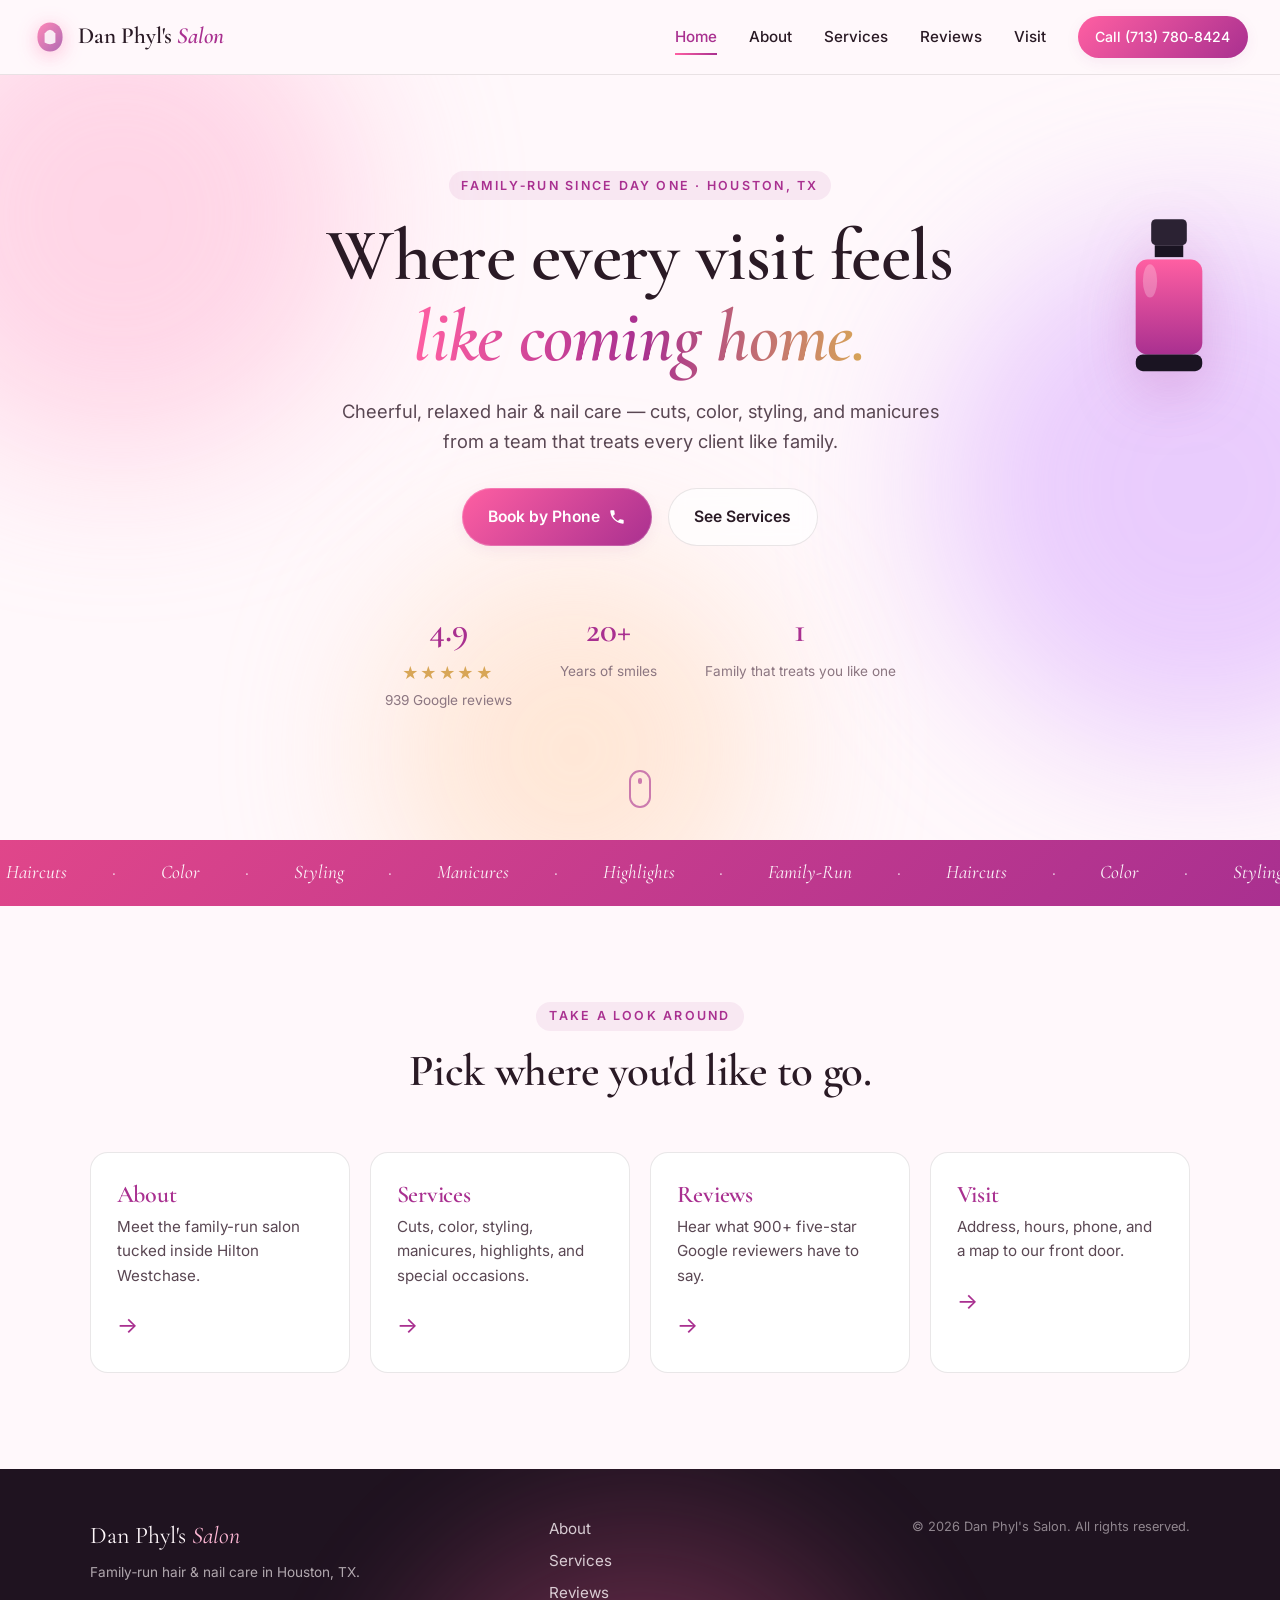
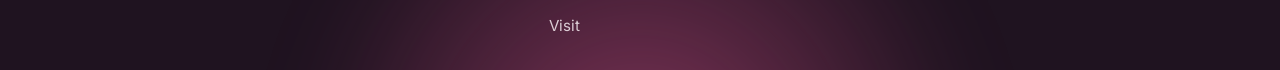
<file: index.html>
<!DOCTYPE html>
<html lang="en">
<head>
  <meta charset="UTF-8" />
  <meta name="viewport" content="width=device-width, initial-scale=1.0" />
  <title>Dan Phyl's Salon — Hair &amp; Nails in Houston, TX</title>
  <meta name="description" content="Dan Phyl's Salon is a cheerful, family-run salon in Houston offering haircuts, coloring, styling, and manicures. 4.9 stars on Google." />
  <link rel="preconnect" href="https://fonts.googleapis.com" />
  <link rel="preconnect" href="https://fonts.gstatic.com" crossorigin />
  <link href="https://fonts.googleapis.com/css2?family=Cormorant+Garamond:wght@400;500;600;700&family=Inter:wght@300;400;500;600;700&display=swap" rel="stylesheet" />
  <link rel="stylesheet" href="styles.css" />
</head>
<body>
  <div class="sparkle-field" aria-hidden="true">
    <span></span><span></span><span></span><span></span><span></span>
    <span></span><span></span><span></span><span></span><span></span>
    <span></span><span></span><span></span><span></span><span></span>
  </div>

  <header class="nav">
    <a href="index.html" class="brand">
      <svg class="brand-mark" viewBox="0 0 40 40" aria-hidden="true">
        <defs>
          <linearGradient id="brandGrad" x1="0" x2="1" y1="0" y2="1">
            <stop offset="0%" stop-color="#ff89b8"/>
            <stop offset="100%" stop-color="#b06ab3"/>
          </linearGradient>
        </defs>
        <path d="M20 4 C 12 4 6 10 6 20 C 6 30 12 36 20 36 C 28 36 34 30 34 20 C 34 10 28 4 20 4 Z" fill="url(#brandGrad)"/>
        <path d="M14 16 Q 20 8 26 16 L 26 26 Q 20 30 14 26 Z" fill="#fff" opacity="0.85"/>
      </svg>
      <span>Dan Phyl's <em>Salon</em></span>
    </a>
    <nav class="nav-links" id="navLinks">
      <a href="index.html" class="active">Home</a>
      <a href="about.html">About</a>
      <a href="services.html">Services</a>
      <a href="reviews.html">Reviews</a>
      <a href="visit.html">Visit</a>
      <a href="tel:7137808424" class="nav-cta">Call (713) 780‑8424</a>
    </nav>
    <button class="nav-toggle" id="navToggle" aria-label="Toggle menu">
      <span></span><span></span><span></span>
    </button>
  </header>

  <section class="hero" id="top">
    <div class="hero-bg" aria-hidden="true">
      <div class="blob blob-1"></div>
      <div class="blob blob-2"></div>
      <div class="blob blob-3"></div>
    </div>

    <div class="hero-inner">
      <p class="eyebrow">Family‑run since day one · Houston, TX</p>
      <h1 class="hero-title">
        Where every visit feels<br/>
        <span class="shimmer">like coming home.</span>
      </h1>
      <p class="hero-sub">
        Cheerful, relaxed hair &amp; nail care — cuts, color, styling, and
        manicures from a team that treats every client like family.
      </p>
      <div class="hero-cta">
        <a href="tel:7137808424" class="btn btn-primary">
          <span>Book by Phone</span>
          <svg viewBox="0 0 24 24" width="18" height="18" aria-hidden="true"><path fill="currentColor" d="M6.6 10.8a15 15 0 0 0 6.6 6.6l2.2-2.2a1 1 0 0 1 1-.25c1.1.36 2.3.55 3.5.55a1 1 0 0 1 1 1V20a1 1 0 0 1-1 1A18 18 0 0 1 3 4a1 1 0 0 1 1-1h3.5a1 1 0 0 1 1 1c0 1.2.2 2.4.55 3.5a1 1 0 0 1-.25 1z"/></svg>
        </a>
        <a href="services.html" class="btn btn-ghost">See Services</a>
      </div>

      <div class="hero-stats">
        <div class="stat">
          <strong>4.9</strong>
          <div class="stars" aria-label="4.9 out of 5 stars">★★★★★</div>
          <small>939 Google reviews</small>
        </div>
        <div class="stat">
          <strong>20+</strong>
          <small>Years of smiles</small>
        </div>
        <div class="stat">
          <strong>1</strong>
          <small>Family that treats you like one</small>
        </div>
      </div>
    </div>

    <div class="polish-float" aria-hidden="true">
      <svg viewBox="0 0 100 160" width="120" height="190">
        <defs>
          <linearGradient id="polishGrad" x1="0" x2="0" y1="0" y2="1">
            <stop offset="0%" stop-color="#ff5fa2"/>
            <stop offset="100%" stop-color="#a93090"/>
          </linearGradient>
        </defs>
        <rect x="35" y="6" width="30" height="22" rx="4" fill="#2b2233"/>
        <rect x="38" y="28" width="24" height="10" fill="#1a1422"/>
        <rect x="22" y="40" width="56" height="80" rx="10" fill="url(#polishGrad)"/>
        <rect x="22" y="40" width="56" height="80" rx="10" fill="url(#polishGrad)" opacity="0.4"/>
        <ellipse cx="34" cy="58" rx="6" ry="14" fill="#fff" opacity="0.25"/>
        <rect x="22" y="120" width="56" height="14" rx="6" fill="#1a1422"/>
      </svg>
    </div>

    <div class="scroll-cue" aria-hidden="true"><span></span></div>
  </section>

  <div class="marquee" aria-hidden="true">
    <div class="marquee-track">
      <span>Haircuts</span><span>·</span>
      <span>Color</span><span>·</span>
      <span>Styling</span><span>·</span>
      <span>Manicures</span><span>·</span>
      <span>Highlights</span><span>·</span>
      <span>Family‑Run</span><span>·</span>
      <span>Haircuts</span><span>·</span>
      <span>Color</span><span>·</span>
      <span>Styling</span><span>·</span>
      <span>Manicures</span><span>·</span>
      <span>Highlights</span><span>·</span>
      <span>Family‑Run</span><span>·</span>
    </div>
  </div>

  <section class="quick-links">
    <div class="section-head reveal">
      <p class="eyebrow">Take a Look Around</p>
      <h2>Pick where you'd like to go.</h2>
    </div>
    <div class="quick-grid">
      <a class="quick-card reveal" href="about.html">
        <h3>About</h3>
        <p>Meet the family-run salon tucked inside Hilton Westchase.</p>
        <span class="quick-arrow">→</span>
      </a>
      <a class="quick-card reveal" href="services.html">
        <h3>Services</h3>
        <p>Cuts, color, styling, manicures, highlights, and special occasions.</p>
        <span class="quick-arrow">→</span>
      </a>
      <a class="quick-card reveal" href="reviews.html">
        <h3>Reviews</h3>
        <p>Hear what 900+ five-star Google reviewers have to say.</p>
        <span class="quick-arrow">→</span>
      </a>
      <a class="quick-card reveal" href="visit.html">
        <h3>Visit</h3>
        <p>Address, hours, phone, and a map to our front door.</p>
        <span class="quick-arrow">→</span>
      </a>
    </div>
  </section>

  <footer class="footer">
    <div class="footer-inner">
      <div class="footer-brand">
        <span>Dan Phyl's <em>Salon</em></span>
        <small>Family‑run hair &amp; nail care in Houston, TX.</small>
      </div>
      <div class="footer-links">
        <a href="about.html">About</a>
        <a href="services.html">Services</a>
        <a href="reviews.html">Reviews</a>
        <a href="visit.html">Visit</a>
      </div>
      <small class="footer-copy">© <span id="year"></span> Dan Phyl's Salon. All rights reserved.</small>
    </div>
    <div class="footer-glow" aria-hidden="true"></div>
  </footer>

  <script src="script.js"></script>
</body>
</html>
</file>
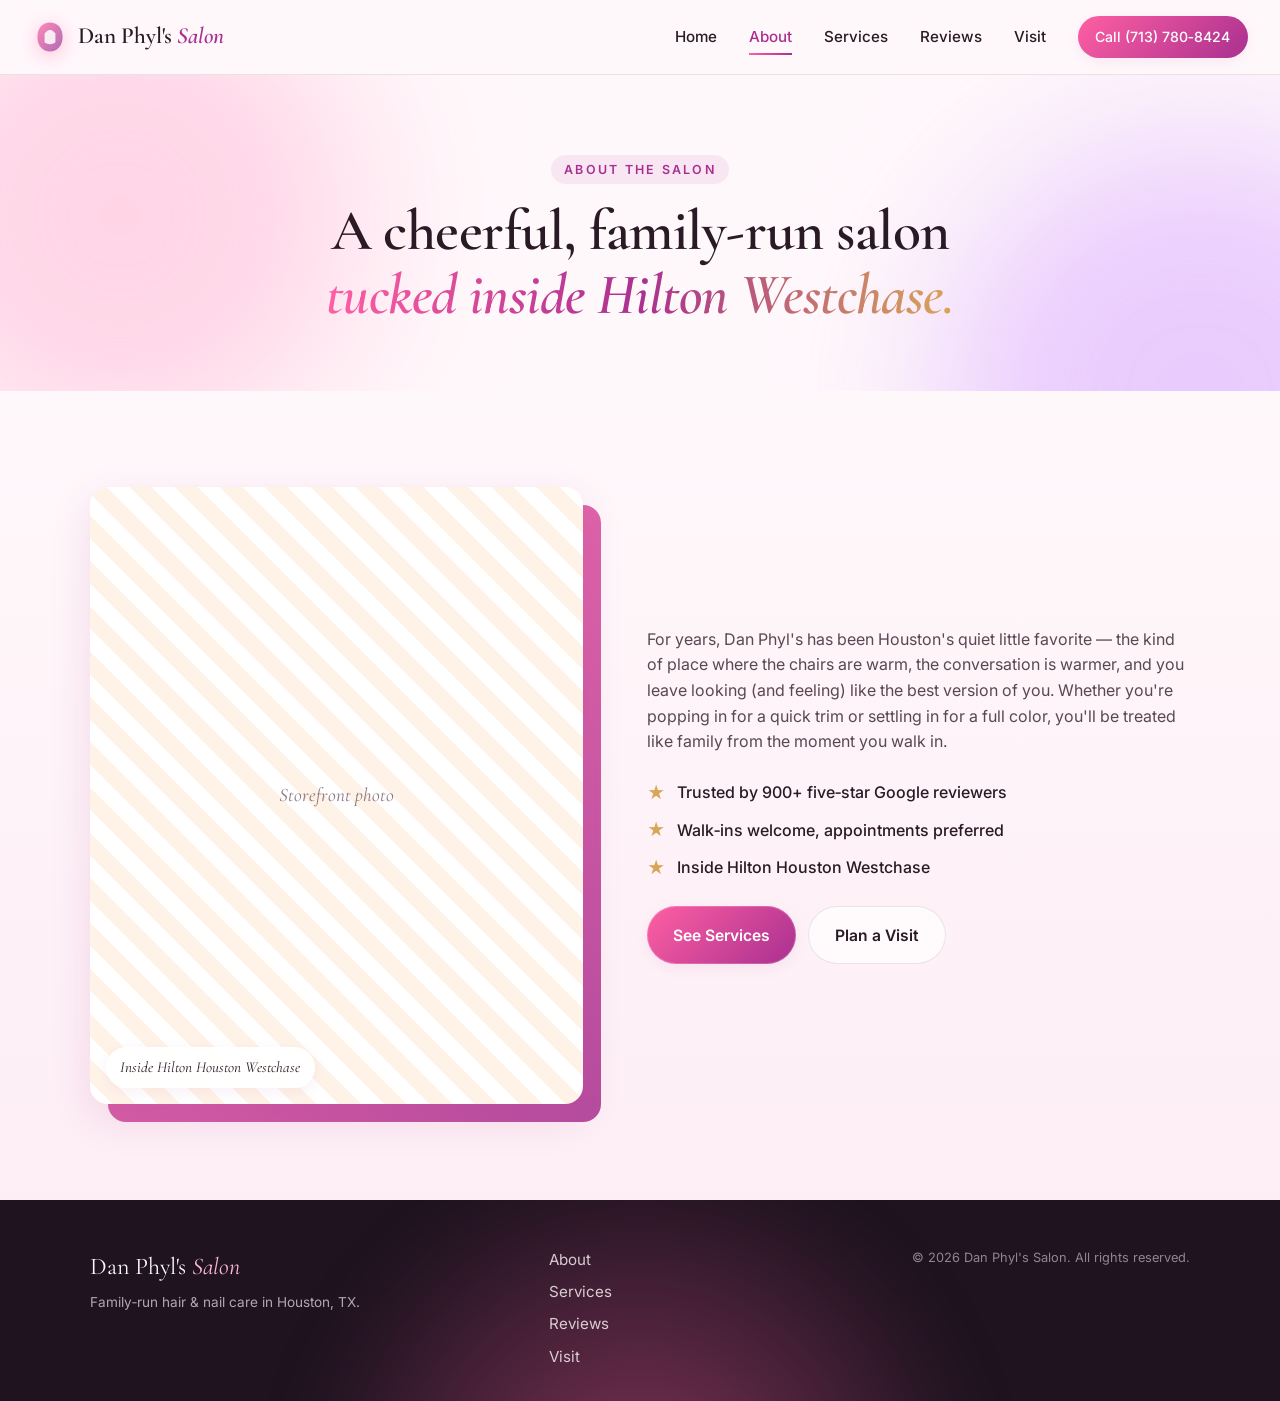
<file: about.html>
<!DOCTYPE html>
<html lang="en">
<head>
  <meta charset="UTF-8" />
  <meta name="viewport" content="width=device-width, initial-scale=1.0" />
  <title>About — Dan Phyl's Salon</title>
  <meta name="description" content="Meet Dan Phyl's Salon — a cheerful, family-run hair and nail salon inside the Hilton Houston Westchase." />
  <link rel="preconnect" href="https://fonts.googleapis.com" />
  <link rel="preconnect" href="https://fonts.gstatic.com" crossorigin />
  <link href="https://fonts.googleapis.com/css2?family=Cormorant+Garamond:wght@400;500;600;700&family=Inter:wght@300;400;500;600;700&display=swap" rel="stylesheet" />
  <link rel="stylesheet" href="styles.css" />
</head>
<body>
  <div class="sparkle-field" aria-hidden="true">
    <span></span><span></span><span></span><span></span><span></span>
    <span></span><span></span><span></span><span></span><span></span>
    <span></span><span></span><span></span><span></span><span></span>
  </div>

  <header class="nav">
    <a href="index.html" class="brand">
      <svg class="brand-mark" viewBox="0 0 40 40" aria-hidden="true">
        <defs>
          <linearGradient id="brandGrad" x1="0" x2="1" y1="0" y2="1">
            <stop offset="0%" stop-color="#ff89b8"/>
            <stop offset="100%" stop-color="#b06ab3"/>
          </linearGradient>
        </defs>
        <path d="M20 4 C 12 4 6 10 6 20 C 6 30 12 36 20 36 C 28 36 34 30 34 20 C 34 10 28 4 20 4 Z" fill="url(#brandGrad)"/>
        <path d="M14 16 Q 20 8 26 16 L 26 26 Q 20 30 14 26 Z" fill="#fff" opacity="0.85"/>
      </svg>
      <span>Dan Phyl's <em>Salon</em></span>
    </a>
    <nav class="nav-links" id="navLinks">
      <a href="index.html">Home</a>
      <a href="about.html" class="active">About</a>
      <a href="services.html">Services</a>
      <a href="reviews.html">Reviews</a>
      <a href="visit.html">Visit</a>
      <a href="tel:7137808424" class="nav-cta">Call (713) 780‑8424</a>
    </nav>
    <button class="nav-toggle" id="navToggle" aria-label="Toggle menu">
      <span></span><span></span><span></span>
    </button>
  </header>

  <section class="page-hero">
    <div class="hero-bg" aria-hidden="true">
      <div class="blob blob-1"></div>
      <div class="blob blob-2"></div>
    </div>
    <div class="page-hero-inner">
      <p class="eyebrow">About the Salon</p>
      <h1>A cheerful, family‑run salon<br/><span class="shimmer">tucked inside Hilton Westchase.</span></h1>
    </div>
  </section>

  <section class="about">
    <div class="about-grid">
      <div class="about-photo reveal">
        <div class="frame">
          <img
            src="https://i.postimg.cc/JzyLVQ5h/Screenshot-2026-05-09-at-9-33-57-PM.png"
            alt="Storefront of Dan Phyl's Salon inside Hilton Houston Westchase"
            loading="lazy"
            onerror="this.replaceWith(Object.assign(document.createElement('div'),{className:'photo-placeholder',textContent:'Storefront photo'}))" />
          <span class="frame-tag">Inside Hilton Houston Westchase</span>
        </div>
        <div class="frame-deco" aria-hidden="true"></div>
      </div>
      <div class="about-copy reveal">
        <p>
          For years, Dan Phyl's has been Houston's quiet little favorite — the kind of place
          where the chairs are warm, the conversation is warmer, and you leave looking
          (and feeling) like the best version of you. Whether you're popping in for a
          quick trim or settling in for a full color, you'll be treated like family
          from the moment you walk in.
        </p>
        <ul class="bullets">
          <li><span>★</span> Trusted by 900+ five‑star Google reviewers</li>
          <li><span>★</span> Walk‑ins welcome, appointments preferred</li>
          <li><span>★</span> Inside Hilton Houston Westchase</li>
        </ul>
        <div class="page-cta">
          <a href="services.html" class="btn btn-primary">See Services</a>
          <a href="visit.html" class="btn btn-ghost">Plan a Visit</a>
        </div>
      </div>
    </div>
  </section>

  <footer class="footer">
    <div class="footer-inner">
      <div class="footer-brand">
        <span>Dan Phyl's <em>Salon</em></span>
        <small>Family‑run hair &amp; nail care in Houston, TX.</small>
      </div>
      <div class="footer-links">
        <a href="about.html">About</a>
        <a href="services.html">Services</a>
        <a href="reviews.html">Reviews</a>
        <a href="visit.html">Visit</a>
      </div>
      <small class="footer-copy">© <span id="year"></span> Dan Phyl's Salon. All rights reserved.</small>
    </div>
    <div class="footer-glow" aria-hidden="true"></div>
  </footer>

  <script src="script.js"></script>
</body>
</html>
</file>
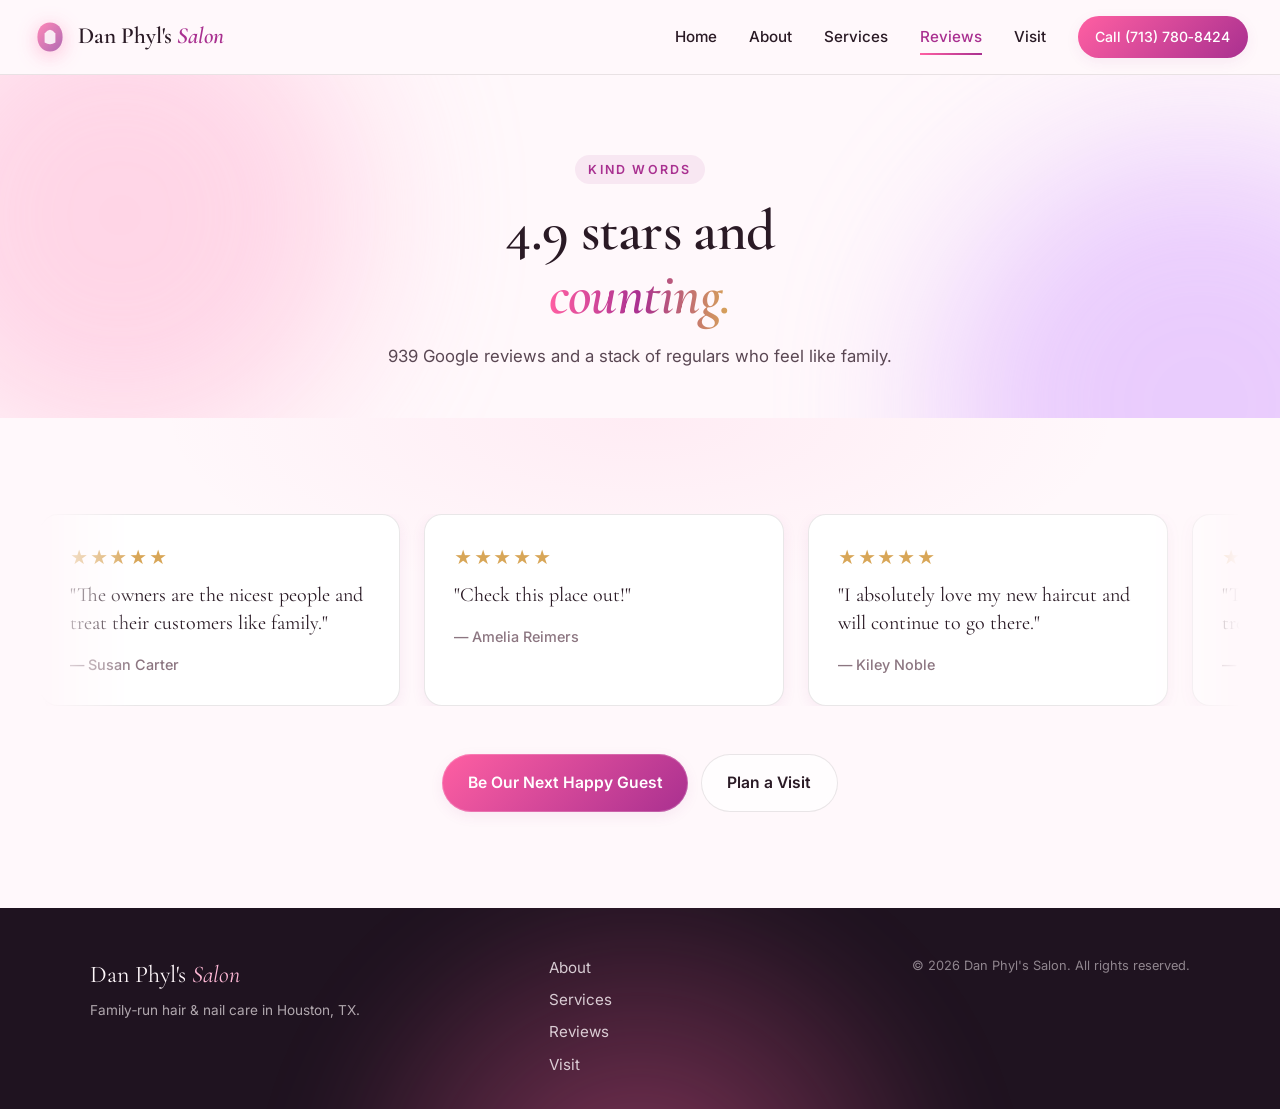
<file: reviews.html>
<!DOCTYPE html>
<html lang="en">
<head>
  <meta charset="UTF-8" />
  <meta name="viewport" content="width=device-width, initial-scale=1.0" />
  <title>Reviews — Dan Phyl's Salon</title>
  <meta name="description" content="4.9 stars on Google. Read what guests are saying about Dan Phyl's Salon in Houston." />
  <link rel="preconnect" href="https://fonts.googleapis.com" />
  <link rel="preconnect" href="https://fonts.gstatic.com" crossorigin />
  <link href="https://fonts.googleapis.com/css2?family=Cormorant+Garamond:wght@400;500;600;700&family=Inter:wght@300;400;500;600;700&display=swap" rel="stylesheet" />
  <link rel="stylesheet" href="styles.css" />
</head>
<body>
  <div class="sparkle-field" aria-hidden="true">
    <span></span><span></span><span></span><span></span><span></span>
    <span></span><span></span><span></span><span></span><span></span>
    <span></span><span></span><span></span><span></span><span></span>
  </div>

  <header class="nav">
    <a href="index.html" class="brand">
      <svg class="brand-mark" viewBox="0 0 40 40" aria-hidden="true">
        <defs>
          <linearGradient id="brandGrad" x1="0" x2="1" y1="0" y2="1">
            <stop offset="0%" stop-color="#ff89b8"/>
            <stop offset="100%" stop-color="#b06ab3"/>
          </linearGradient>
        </defs>
        <path d="M20 4 C 12 4 6 10 6 20 C 6 30 12 36 20 36 C 28 36 34 30 34 20 C 34 10 28 4 20 4 Z" fill="url(#brandGrad)"/>
        <path d="M14 16 Q 20 8 26 16 L 26 26 Q 20 30 14 26 Z" fill="#fff" opacity="0.85"/>
      </svg>
      <span>Dan Phyl's <em>Salon</em></span>
    </a>
    <nav class="nav-links" id="navLinks">
      <a href="index.html">Home</a>
      <a href="about.html">About</a>
      <a href="services.html">Services</a>
      <a href="reviews.html" class="active">Reviews</a>
      <a href="visit.html">Visit</a>
      <a href="tel:7137808424" class="nav-cta">Call (713) 780‑8424</a>
    </nav>
    <button class="nav-toggle" id="navToggle" aria-label="Toggle menu">
      <span></span><span></span><span></span>
    </button>
  </header>

  <section class="page-hero">
    <div class="hero-bg" aria-hidden="true">
      <div class="blob blob-1"></div>
      <div class="blob blob-2"></div>
    </div>
    <div class="page-hero-inner">
      <p class="eyebrow">Kind Words</p>
      <h1>4.9 stars and<br/><span class="shimmer">counting.</span></h1>
      <p class="page-hero-sub">939 Google reviews and a stack of regulars who feel like family.</p>
    </div>
  </section>

  <section class="reviews">
    <div class="review-track-wrap">
      <div class="review-track">
        <figure class="review-card">
          <div class="stars">★★★★★</div>
          <blockquote>"The owners are the nicest people and treat their customers like family."</blockquote>
          <figcaption>— Susan Carter</figcaption>
        </figure>
        <figure class="review-card">
          <div class="stars">★★★★★</div>
          <blockquote>"Check this place out!"</blockquote>
          <figcaption>— Amelia Reimers</figcaption>
        </figure>
        <figure class="review-card">
          <div class="stars">★★★★★</div>
          <blockquote>"I absolutely love my new haircut and will continue to go there."</blockquote>
          <figcaption>— Kiley Noble</figcaption>
        </figure>
        <figure class="review-card">
          <div class="stars">★★★★★</div>
          <blockquote>"The owners are the nicest people and treat their customers like family."</blockquote>
          <figcaption>— Susan Carter</figcaption>
        </figure>
        <figure class="review-card">
          <div class="stars">★★★★★</div>
          <blockquote>"Check this place out!"</blockquote>
          <figcaption>— Amelia Reimers</figcaption>
        </figure>
        <figure class="review-card">
          <div class="stars">★★★★★</div>
          <blockquote>"I absolutely love my new haircut and will continue to go there."</blockquote>
          <figcaption>— Kiley Noble</figcaption>
        </figure>
      </div>
    </div>

    <div class="page-cta page-cta-center reveal">
      <a href="tel:7137808424" class="btn btn-primary">Be Our Next Happy Guest</a>
      <a href="visit.html" class="btn btn-ghost">Plan a Visit</a>
    </div>
  </section>

  <footer class="footer">
    <div class="footer-inner">
      <div class="footer-brand">
        <span>Dan Phyl's <em>Salon</em></span>
        <small>Family‑run hair &amp; nail care in Houston, TX.</small>
      </div>
      <div class="footer-links">
        <a href="about.html">About</a>
        <a href="services.html">Services</a>
        <a href="reviews.html">Reviews</a>
        <a href="visit.html">Visit</a>
      </div>
      <small class="footer-copy">© <span id="year"></span> Dan Phyl's Salon. All rights reserved.</small>
    </div>
    <div class="footer-glow" aria-hidden="true"></div>
  </footer>

  <script src="script.js"></script>
</body>
</html>
</file>
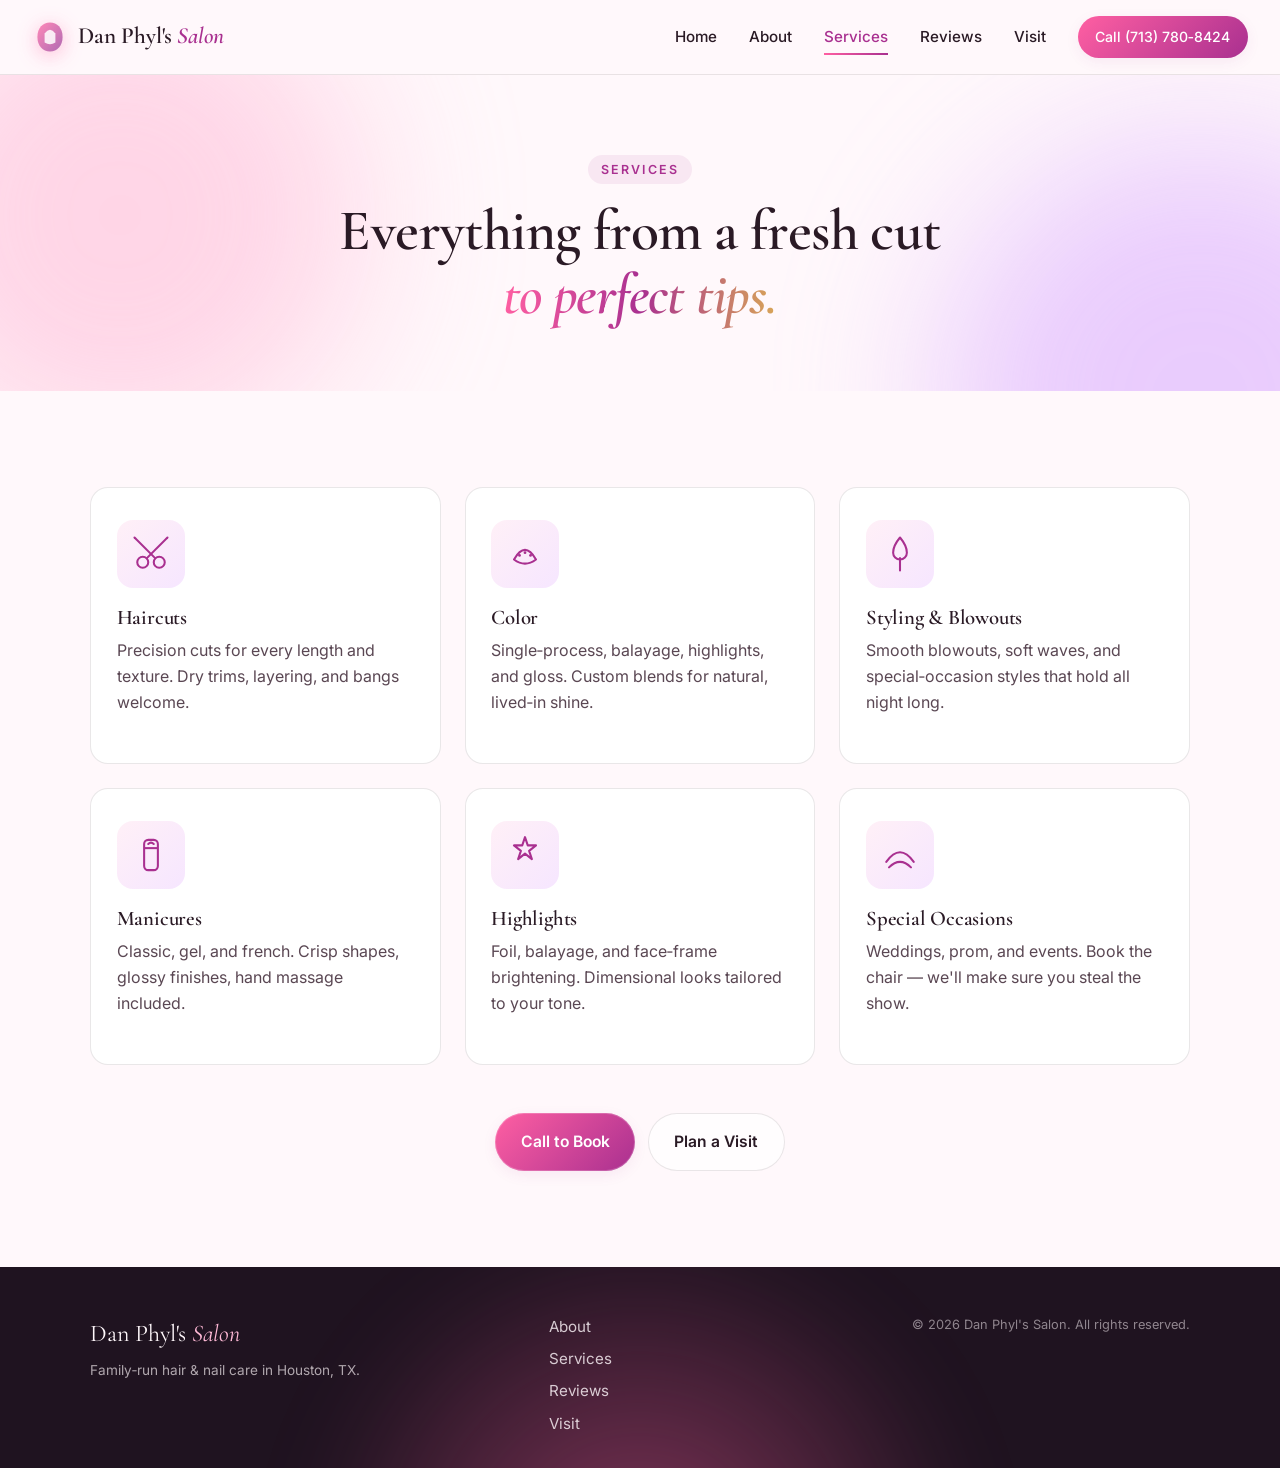
<file: services.html>
<!DOCTYPE html>
<html lang="en">
<head>
  <meta charset="UTF-8" />
  <meta name="viewport" content="width=device-width, initial-scale=1.0" />
  <title>Services — Dan Phyl's Salon</title>
  <meta name="description" content="Haircuts, color, styling, manicures, highlights, and special occasion looks at Dan Phyl's Salon in Houston, TX." />
  <link rel="preconnect" href="https://fonts.googleapis.com" />
  <link rel="preconnect" href="https://fonts.gstatic.com" crossorigin />
  <link href="https://fonts.googleapis.com/css2?family=Cormorant+Garamond:wght@400;500;600;700&family=Inter:wght@300;400;500;600;700&display=swap" rel="stylesheet" />
  <link rel="stylesheet" href="styles.css" />
</head>
<body>
  <div class="sparkle-field" aria-hidden="true">
    <span></span><span></span><span></span><span></span><span></span>
    <span></span><span></span><span></span><span></span><span></span>
    <span></span><span></span><span></span><span></span><span></span>
  </div>

  <header class="nav">
    <a href="index.html" class="brand">
      <svg class="brand-mark" viewBox="0 0 40 40" aria-hidden="true">
        <defs>
          <linearGradient id="brandGrad" x1="0" x2="1" y1="0" y2="1">
            <stop offset="0%" stop-color="#ff89b8"/>
            <stop offset="100%" stop-color="#b06ab3"/>
          </linearGradient>
        </defs>
        <path d="M20 4 C 12 4 6 10 6 20 C 6 30 12 36 20 36 C 28 36 34 30 34 20 C 34 10 28 4 20 4 Z" fill="url(#brandGrad)"/>
        <path d="M14 16 Q 20 8 26 16 L 26 26 Q 20 30 14 26 Z" fill="#fff" opacity="0.85"/>
      </svg>
      <span>Dan Phyl's <em>Salon</em></span>
    </a>
    <nav class="nav-links" id="navLinks">
      <a href="index.html">Home</a>
      <a href="about.html">About</a>
      <a href="services.html" class="active">Services</a>
      <a href="reviews.html">Reviews</a>
      <a href="visit.html">Visit</a>
      <a href="tel:7137808424" class="nav-cta">Call (713) 780‑8424</a>
    </nav>
    <button class="nav-toggle" id="navToggle" aria-label="Toggle menu">
      <span></span><span></span><span></span>
    </button>
  </header>

  <section class="page-hero">
    <div class="hero-bg" aria-hidden="true">
      <div class="blob blob-1"></div>
      <div class="blob blob-2"></div>
    </div>
    <div class="page-hero-inner">
      <p class="eyebrow">Services</p>
      <h1>Everything from a fresh cut<br/><span class="shimmer">to perfect tips.</span></h1>
    </div>
  </section>

  <section class="services">
    <div class="service-grid">
      <article class="service-card reveal">
        <div class="service-icon">
          <svg viewBox="0 0 64 64" width="44" height="44">
            <circle cx="20" cy="44" r="8" fill="none" stroke="currentColor" stroke-width="3"/>
            <circle cx="44" cy="44" r="8" fill="none" stroke="currentColor" stroke-width="3"/>
            <path d="M26 38 L 56 8" stroke="currentColor" stroke-width="3" stroke-linecap="round"/>
            <path d="M38 38 L 8 8" stroke="currentColor" stroke-width="3" stroke-linecap="round"/>
          </svg>
        </div>
        <h3>Haircuts</h3>
        <p>Precision cuts for every length and texture. Dry trims, layering, and bangs welcome.</p>
      </article>

      <article class="service-card reveal">
        <div class="service-icon">
          <svg viewBox="0 0 64 64" width="44" height="44">
            <path d="M16 40 q 16 -28 32 0 q -16 12 -32 0 z" fill="none" stroke="currentColor" stroke-width="3" stroke-linejoin="round"/>
            <circle cx="24" cy="34" r="2" fill="currentColor"/>
            <circle cx="32" cy="30" r="2" fill="currentColor"/>
            <circle cx="40" cy="34" r="2" fill="currentColor"/>
          </svg>
        </div>
        <h3>Color</h3>
        <p>Single‑process, balayage, highlights, and gloss. Custom blends for natural, lived‑in shine.</p>
      </article>

      <article class="service-card reveal">
        <div class="service-icon">
          <svg viewBox="0 0 64 64" width="44" height="44">
            <path d="M32 8 q -10 12 -10 22 a 10 10 0 0 0 20 0 q 0 -10 -10 -22 z" fill="none" stroke="currentColor" stroke-width="3" stroke-linejoin="round"/>
            <path d="M32 38 v 18" stroke="currentColor" stroke-width="3" stroke-linecap="round"/>
          </svg>
        </div>
        <h3>Styling &amp; Blowouts</h3>
        <p>Smooth blowouts, soft waves, and special‑occasion styles that hold all night long.</p>
      </article>

      <article class="service-card reveal">
        <div class="service-icon">
          <svg viewBox="0 0 64 64" width="44" height="44">
            <rect x="22" y="10" width="20" height="44" rx="6" fill="none" stroke="currentColor" stroke-width="3"/>
            <path d="M22 22 h 20" stroke="currentColor" stroke-width="3"/>
            <path d="M28 16 q 4 -4 8 0" fill="none" stroke="currentColor" stroke-width="3" stroke-linecap="round"/>
          </svg>
        </div>
        <h3>Manicures</h3>
        <p>Classic, gel, and french. Crisp shapes, glossy finishes, hand massage included.</p>
      </article>

      <article class="service-card reveal">
        <div class="service-icon">
          <svg viewBox="0 0 64 64" width="44" height="44">
            <path d="M32 6 l 4 12 12 0 -10 8 4 12 -10 -8 -10 8 4 -12 -10 -8 12 0 z" fill="none" stroke="currentColor" stroke-width="3" stroke-linejoin="round"/>
          </svg>
        </div>
        <h3>Highlights</h3>
        <p>Foil, balayage, and face‑frame brightening. Dimensional looks tailored to your tone.</p>
      </article>

      <article class="service-card reveal">
        <div class="service-icon">
          <svg viewBox="0 0 64 64" width="44" height="44">
            <path d="M12 42 q 20 -28 40 0" fill="none" stroke="currentColor" stroke-width="3" stroke-linecap="round"/>
            <path d="M16 50 q 16 -16 32 0" fill="none" stroke="currentColor" stroke-width="3" stroke-linecap="round"/>
          </svg>
        </div>
        <h3>Special Occasions</h3>
        <p>Weddings, prom, and events. Book the chair — we'll make sure you steal the show.</p>
      </article>
    </div>

    <div class="page-cta page-cta-center reveal">
      <a href="tel:7137808424" class="btn btn-primary">Call to Book</a>
      <a href="visit.html" class="btn btn-ghost">Plan a Visit</a>
    </div>
  </section>

  <footer class="footer">
    <div class="footer-inner">
      <div class="footer-brand">
        <span>Dan Phyl's <em>Salon</em></span>
        <small>Family‑run hair &amp; nail care in Houston, TX.</small>
      </div>
      <div class="footer-links">
        <a href="about.html">About</a>
        <a href="services.html">Services</a>
        <a href="reviews.html">Reviews</a>
        <a href="visit.html">Visit</a>
      </div>
      <small class="footer-copy">© <span id="year"></span> Dan Phyl's Salon. All rights reserved.</small>
    </div>
    <div class="footer-glow" aria-hidden="true"></div>
  </footer>

  <script src="script.js"></script>
</body>
</html>
</file>
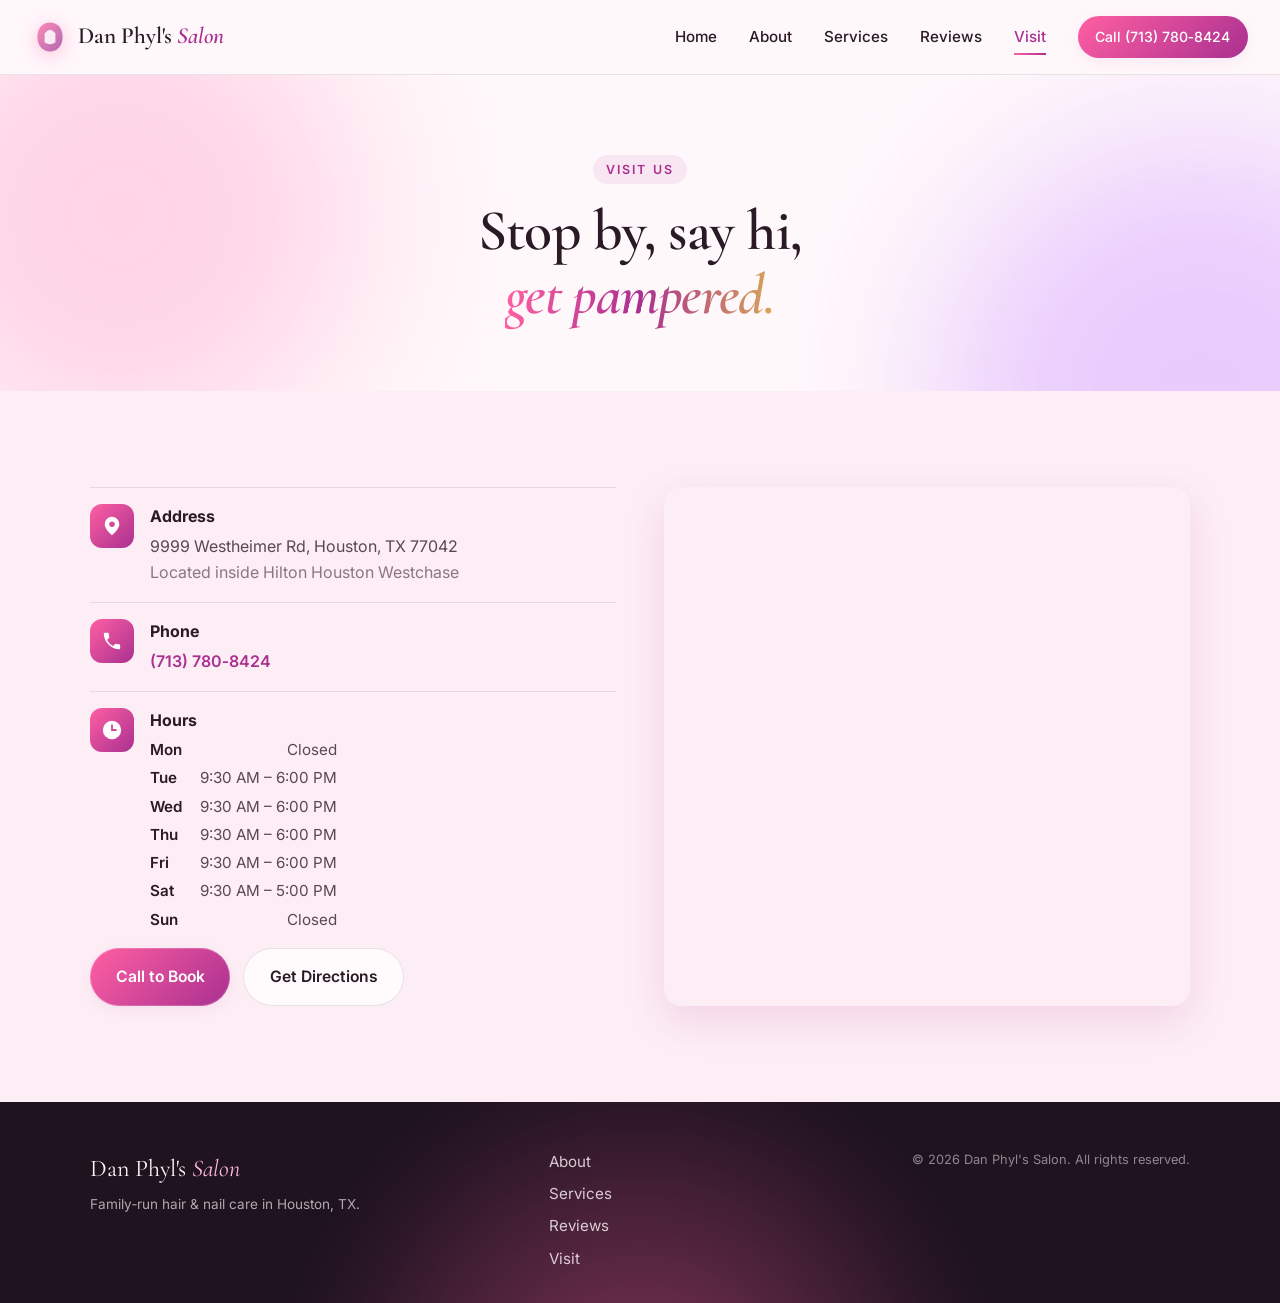
<file: visit.html>
<!DOCTYPE html>
<html lang="en">
<head>
  <meta charset="UTF-8" />
  <meta name="viewport" content="width=device-width, initial-scale=1.0" />
  <title>Visit — Dan Phyl's Salon</title>
  <meta name="description" content="Stop by Dan Phyl's Salon at 9999 Westheimer Rd, Houston, TX 77042 — inside the Hilton Houston Westchase." />
  <link rel="preconnect" href="https://fonts.googleapis.com" />
  <link rel="preconnect" href="https://fonts.gstatic.com" crossorigin />
  <link href="https://fonts.googleapis.com/css2?family=Cormorant+Garamond:wght@400;500;600;700&family=Inter:wght@300;400;500;600;700&display=swap" rel="stylesheet" />
  <link rel="stylesheet" href="styles.css" />
</head>
<body>
  <div class="sparkle-field" aria-hidden="true">
    <span></span><span></span><span></span><span></span><span></span>
    <span></span><span></span><span></span><span></span><span></span>
    <span></span><span></span><span></span><span></span><span></span>
  </div>

  <header class="nav">
    <a href="index.html" class="brand">
      <svg class="brand-mark" viewBox="0 0 40 40" aria-hidden="true">
        <defs>
          <linearGradient id="brandGrad" x1="0" x2="1" y1="0" y2="1">
            <stop offset="0%" stop-color="#ff89b8"/>
            <stop offset="100%" stop-color="#b06ab3"/>
          </linearGradient>
        </defs>
        <path d="M20 4 C 12 4 6 10 6 20 C 6 30 12 36 20 36 C 28 36 34 30 34 20 C 34 10 28 4 20 4 Z" fill="url(#brandGrad)"/>
        <path d="M14 16 Q 20 8 26 16 L 26 26 Q 20 30 14 26 Z" fill="#fff" opacity="0.85"/>
      </svg>
      <span>Dan Phyl's <em>Salon</em></span>
    </a>
    <nav class="nav-links" id="navLinks">
      <a href="index.html">Home</a>
      <a href="about.html">About</a>
      <a href="services.html">Services</a>
      <a href="reviews.html">Reviews</a>
      <a href="visit.html" class="active">Visit</a>
      <a href="tel:7137808424" class="nav-cta">Call (713) 780‑8424</a>
    </nav>
    <button class="nav-toggle" id="navToggle" aria-label="Toggle menu">
      <span></span><span></span><span></span>
    </button>
  </header>

  <section class="page-hero">
    <div class="hero-bg" aria-hidden="true">
      <div class="blob blob-1"></div>
      <div class="blob blob-2"></div>
    </div>
    <div class="page-hero-inner">
      <p class="eyebrow">Visit Us</p>
      <h1>Stop by, say hi,<br/><span class="shimmer">get pampered.</span></h1>
    </div>
  </section>

  <section class="visit">
    <div class="visit-grid">
      <div class="visit-info reveal">
        <div class="info-row">
          <div class="info-icon">
            <svg viewBox="0 0 24 24" width="22" height="22"><path fill="currentColor" d="M12 2a8 8 0 0 0-8 8c0 5.5 8 12 8 12s8-6.5 8-12a8 8 0 0 0-8-8zm0 11a3 3 0 1 1 0-6 3 3 0 0 1 0 6z"/></svg>
          </div>
          <div>
            <strong>Address</strong>
            <p>9999 Westheimer Rd, Houston, TX 77042<br/><span class="muted">Located inside Hilton Houston Westchase</span></p>
          </div>
        </div>

        <div class="info-row">
          <div class="info-icon">
            <svg viewBox="0 0 24 24" width="22" height="22"><path fill="currentColor" d="M6.6 10.8a15 15 0 0 0 6.6 6.6l2.2-2.2a1 1 0 0 1 1-.25c1.1.36 2.3.55 3.5.55a1 1 0 0 1 1 1V20a1 1 0 0 1-1 1A18 18 0 0 1 3 4a1 1 0 0 1 1-1h3.5a1 1 0 0 1 1 1c0 1.2.2 2.4.55 3.5a1 1 0 0 1-.25 1z"/></svg>
          </div>
          <div>
            <strong>Phone</strong>
            <p><a href="tel:7137808424">(713) 780‑8424</a></p>
          </div>
        </div>

        <div class="info-row">
          <div class="info-icon">
            <svg viewBox="0 0 24 24" width="22" height="22"><path fill="currentColor" d="M12 2a10 10 0 1 0 10 10A10 10 0 0 0 12 2zm5 11h-6V6h2v5h4z"/></svg>
          </div>
          <div>
            <strong>Hours</strong>
            <ul class="hours">
              <li><span>Mon</span><span>Closed</span></li>
              <li><span>Tue</span><span>9:30 AM – 6:00 PM</span></li>
              <li><span>Wed</span><span>9:30 AM – 6:00 PM</span></li>
              <li><span>Thu</span><span>9:30 AM – 6:00 PM</span></li>
              <li><span>Fri</span><span>9:30 AM – 6:00 PM</span></li>
              <li><span>Sat</span><span>9:30 AM – 5:00 PM</span></li>
              <li><span>Sun</span><span>Closed</span></li>
            </ul>
          </div>
        </div>

        <div class="visit-cta">
          <a href="tel:7137808424" class="btn btn-primary">Call to Book</a>
          <a href="https://www.google.com/maps?q=9999+Westheimer+Rd,+Houston,+TX+77042" target="_blank" rel="noopener" class="btn btn-ghost">Get Directions</a>
        </div>
      </div>

      <div class="visit-map reveal">
        <iframe
          title="Map to Dan Phyl's Salon"
          src="https://www.google.com/maps?q=9999+Westheimer+Rd,+Houston,+TX+77042&output=embed"
          loading="lazy"
          referrerpolicy="no-referrer-when-downgrade">
        </iframe>
      </div>
    </div>
  </section>

  <footer class="footer">
    <div class="footer-inner">
      <div class="footer-brand">
        <span>Dan Phyl's <em>Salon</em></span>
        <small>Family‑run hair &amp; nail care in Houston, TX.</small>
      </div>
      <div class="footer-links">
        <a href="about.html">About</a>
        <a href="services.html">Services</a>
        <a href="reviews.html">Reviews</a>
        <a href="visit.html">Visit</a>
      </div>
      <small class="footer-copy">© <span id="year"></span> Dan Phyl's Salon. All rights reserved.</small>
    </div>
    <div class="footer-glow" aria-hidden="true"></div>
  </footer>

  <script src="script.js"></script>
</body>
</html>
</file>
<file: styles.css>
/* ---------- Tokens ---------- */
:root {
  --bg: #fff8fb;
  --bg-2: #fdeef5;
  --ink: #2a1a25;
  --ink-soft: #5a4753;
  --muted: #8c7681;
  --rose: #ff5fa2;
  --rose-deep: #e0468a;
  --plum: #a93090;
  --gold: #d8a657;
  --cream: #fff3e8;
  --line: rgba(42, 26, 37, 0.1);
  --shadow-sm: 0 4px 14px rgba(169, 48, 144, 0.08);
  --shadow-md: 0 14px 40px rgba(169, 48, 144, 0.14);
  --shadow-lg: 0 30px 80px rgba(169, 48, 144, 0.22);
  --serif: 'Cormorant Garamond', 'Times New Roman', serif;
  --sans: 'Inter', system-ui, -apple-system, Segoe UI, Roboto, sans-serif;
}

* { box-sizing: border-box; }

html { scroll-behavior: smooth; }

body {
  margin: 0;
  font-family: var(--sans);
  color: var(--ink);
  background: var(--bg);
  overflow-x: hidden;
  line-height: 1.6;
  -webkit-font-smoothing: antialiased;
}

img { max-width: 100%; display: block; }

a { color: inherit; text-decoration: none; }

h1, h2, h3 {
  font-family: var(--serif);
  font-weight: 600;
  letter-spacing: -0.01em;
  line-height: 1.1;
  margin: 0 0 0.4em;
}

h1 { font-size: clamp(2.4rem, 6vw, 4.6rem); }
h2 { font-size: clamp(1.8rem, 4vw, 2.8rem); }
h3 { font-size: 1.3rem; font-weight: 600; }

p { margin: 0 0 1em; color: var(--ink-soft); }

.eyebrow {
  display: inline-block;
  text-transform: uppercase;
  letter-spacing: 0.18em;
  font-size: 0.78rem;
  font-weight: 600;
  color: var(--plum);
  margin: 0 0 1rem;
  padding: 0.3rem 0.8rem;
  background: rgba(169, 48, 144, 0.08);
  border-radius: 999px;
}

.muted { color: var(--muted); }

/* ---------- Sparkle field ---------- */
.sparkle-field {
  position: fixed;
  inset: 0;
  pointer-events: none;
  z-index: 0;
}
.sparkle-field span {
  position: absolute;
  width: 6px;
  height: 6px;
  background: radial-gradient(circle, #fff 0%, #ffd6e8 40%, transparent 70%);
  border-radius: 50%;
  opacity: 0;
  animation: sparkle 8s linear infinite;
}
.sparkle-field span:nth-child(1)  { left:  5%; top: 20%; animation-delay: 0s;  }
.sparkle-field span:nth-child(2)  { left: 15%; top: 70%; animation-delay: 1s;  width:4px;height:4px;}
.sparkle-field span:nth-child(3)  { left: 25%; top: 35%; animation-delay: 2s;  }
.sparkle-field span:nth-child(4)  { left: 35%; top: 80%; animation-delay: 3s;  width:8px;height:8px;}
.sparkle-field span:nth-child(5)  { left: 45%; top: 15%; animation-delay: 4s;  }
.sparkle-field span:nth-child(6)  { left: 55%; top: 60%; animation-delay: 0.5s;width:5px;height:5px;}
.sparkle-field span:nth-child(7)  { left: 65%; top: 30%; animation-delay: 1.5s;}
.sparkle-field span:nth-child(8)  { left: 75%; top: 75%; animation-delay: 2.5s;}
.sparkle-field span:nth-child(9)  { left: 85%; top: 25%; animation-delay: 3.5s;width:7px;height:7px;}
.sparkle-field span:nth-child(10) { left: 95%; top: 55%; animation-delay: 4.5s;}
.sparkle-field span:nth-child(11) { left: 10%; top: 50%; animation-delay: 5s;  }
.sparkle-field span:nth-child(12) { left: 30%; top: 10%; animation-delay: 6s;  }
.sparkle-field span:nth-child(13) { left: 50%; top: 90%; animation-delay: 2s;  }
.sparkle-field span:nth-child(14) { left: 70%; top: 5%;  animation-delay: 7s;  }
.sparkle-field span:nth-child(15) { left: 90%; top: 85%; animation-delay: 3s;  }

@keyframes sparkle {
  0%   { transform: translateY(0) scale(0); opacity: 0; }
  20%  { opacity: 1; }
  50%  { transform: translateY(-40px) scale(1); opacity: 0.9; }
  100% { transform: translateY(-90px) scale(0); opacity: 0; }
}

/* ---------- Navigation ---------- */
.nav {
  position: sticky;
  top: 0;
  z-index: 50;
  display: flex;
  align-items: center;
  justify-content: space-between;
  padding: 1rem 2rem;
  background: rgba(255, 248, 251, 0.85);
  backdrop-filter: blur(14px);
  -webkit-backdrop-filter: blur(14px);
  border-bottom: 1px solid var(--line);
  transition: padding 0.3s ease, box-shadow 0.3s ease;
}
.nav.scrolled { padding: 0.6rem 2rem; box-shadow: var(--shadow-sm); }

.brand {
  display: flex;
  align-items: center;
  gap: 0.6rem;
  font-family: var(--serif);
  font-size: 1.45rem;
  font-weight: 600;
}
.brand em { font-style: italic; color: var(--plum); }
.brand-mark {
  width: 36px;
  height: 36px;
  filter: drop-shadow(0 4px 10px rgba(255, 95, 162, 0.4));
  animation: float 5s ease-in-out infinite;
}

@keyframes float {
  0%,100% { transform: translateY(0) rotate(-3deg); }
  50%     { transform: translateY(-4px) rotate(3deg); }
}

.nav-links {
  display: flex;
  align-items: center;
  gap: 2rem;
}
.nav-links a {
  position: relative;
  font-weight: 500;
  font-size: 0.95rem;
  padding: 0.4rem 0;
  transition: color 0.2s ease;
}
.nav-links a:not(.nav-cta)::after {
  content: '';
  position: absolute;
  left: 0; bottom: 0;
  height: 2px;
  width: 0;
  background: linear-gradient(90deg, var(--rose), var(--plum));
  transition: width 0.3s ease;
}
.nav-links a:not(.nav-cta):hover::after { width: 100%; }
.nav-links a:not(.nav-cta):hover { color: var(--plum); }
.nav-links a.active:not(.nav-cta) { color: var(--plum); }
.nav-links a.active:not(.nav-cta)::after { width: 100%; }

.nav-cta {
  background: linear-gradient(135deg, var(--rose), var(--plum));
  color: #fff !important;
  padding: 0.6rem 1.1rem !important;
  border-radius: 999px;
  font-size: 0.88rem !important;
  font-weight: 600;
  box-shadow: var(--shadow-sm);
  transition: transform 0.2s ease, box-shadow 0.2s ease;
}
.nav-cta:hover { transform: translateY(-2px); box-shadow: var(--shadow-md); }

.nav-toggle {
  display: none;
  background: none;
  border: 0;
  cursor: pointer;
  width: 36px;
  height: 36px;
  padding: 6px;
  flex-direction: column;
  justify-content: space-between;
}
.nav-toggle span {
  height: 2px;
  background: var(--ink);
  border-radius: 2px;
  transition: transform 0.3s, opacity 0.3s;
}
.nav-toggle.open span:nth-child(1) { transform: translateY(10px) rotate(45deg); }
.nav-toggle.open span:nth-child(2) { opacity: 0; }
.nav-toggle.open span:nth-child(3) { transform: translateY(-10px) rotate(-45deg); }

@media (max-width: 880px) {
  .nav-toggle { display: flex; }
  .nav-links {
    position: absolute;
    top: 100%;
    left: 0;
    right: 0;
    flex-direction: column;
    gap: 0;
    background: rgba(255, 248, 251, 0.98);
    backdrop-filter: blur(12px);
    padding: 1rem 2rem;
    border-bottom: 1px solid var(--line);
    transform: translateY(-10px);
    opacity: 0;
    pointer-events: none;
    transition: opacity 0.25s, transform 0.25s;
  }
  .nav-links.open {
    opacity: 1;
    transform: translateY(0);
    pointer-events: auto;
  }
  .nav-links a { padding: 0.8rem 0; width: 100%; border-bottom: 1px solid var(--line); }
  .nav-links a:last-child { border-bottom: 0; }
  .nav-cta { text-align: center; margin-top: 0.6rem; }
}

/* ---------- Hero ---------- */
.hero {
  position: relative;
  padding: 6rem 2rem 8rem;
  text-align: center;
  overflow: hidden;
  isolation: isolate;
}

.hero-bg {
  position: absolute;
  inset: 0;
  z-index: -1;
  pointer-events: none;
}
.blob {
  position: absolute;
  border-radius: 50%;
  filter: blur(80px);
  opacity: 0.55;
  animation: blob-drift 18s ease-in-out infinite;
}
.blob-1 {
  width: 480px; height: 480px;
  background: #ffb9d6;
  top: -100px; left: -120px;
}
.blob-2 {
  width: 520px; height: 520px;
  background: #d8a8ff;
  top: 20%; right: -180px;
  animation-delay: -6s;
}
.blob-3 {
  width: 380px; height: 380px;
  background: #ffd9b9;
  bottom: -100px; left: 30%;
  animation-delay: -12s;
}
@keyframes blob-drift {
  0%,100% { transform: translate(0,0) scale(1); }
  33%     { transform: translate(40px, -30px) scale(1.08); }
  66%     { transform: translate(-30px, 40px) scale(0.95); }
}

.hero-inner {
  max-width: 980px;
  margin: 0 auto;
  position: relative;
}

.hero-title { margin-bottom: 1.2rem; }
.shimmer {
  background: linear-gradient(90deg, var(--rose) 0%, var(--plum) 25%, var(--gold) 50%, var(--plum) 75%, var(--rose) 100%);
  background-size: 200% auto;
  -webkit-background-clip: text;
  background-clip: text;
  color: transparent;
  font-style: italic;
  animation: shimmer 6s linear infinite;
}
@keyframes shimmer {
  0%   { background-position: 0% 50%; }
  100% { background-position: 200% 50%; }
}

.hero-sub {
  font-size: 1.15rem;
  max-width: 620px;
  margin: 0 auto 2rem;
}

.hero-cta {
  display: flex;
  gap: 1rem;
  justify-content: center;
  flex-wrap: wrap;
  margin-bottom: 3.5rem;
}

.btn {
  display: inline-flex;
  align-items: center;
  gap: 0.5rem;
  padding: 0.95rem 1.6rem;
  border-radius: 999px;
  font-weight: 600;
  font-size: 0.98rem;
  cursor: pointer;
  border: 0;
  transition: transform 0.25s ease, box-shadow 0.25s ease, background 0.25s ease;
  position: relative;
  overflow: hidden;
}
.btn-primary {
  background: linear-gradient(135deg, var(--rose), var(--plum));
  color: #fff;
  box-shadow: var(--shadow-sm), inset 0 0 0 1px rgba(255,255,255,0.2);
}
.btn-primary::before {
  content: '';
  position: absolute;
  top: 0; left: -120%;
  width: 60%; height: 100%;
  background: linear-gradient(120deg, transparent, rgba(255,255,255,0.5), transparent);
  transition: left 0.6s ease;
}
.btn-primary:hover { transform: translateY(-3px); box-shadow: var(--shadow-md); }
.btn-primary:hover::before { left: 130%; }

.btn-ghost {
  background: rgba(255,255,255,0.7);
  color: var(--ink);
  border: 1px solid var(--line);
  backdrop-filter: blur(8px);
}
.btn-ghost:hover { transform: translateY(-3px); background: #fff; box-shadow: var(--shadow-sm); }

.hero-stats {
  display: flex;
  justify-content: center;
  gap: 3rem;
  flex-wrap: wrap;
  margin-top: 1rem;
}
.stat {
  display: flex;
  flex-direction: column;
  align-items: center;
  gap: 0.2rem;
}
.stat strong {
  font-family: var(--serif);
  font-size: 2.2rem;
  font-weight: 600;
  color: var(--plum);
}
.stat small { font-size: 0.85rem; color: var(--muted); }
.stars {
  color: var(--gold);
  letter-spacing: 0.1em;
  font-size: 1rem;
}

/* Floating polish bottle */
.polish-float {
  position: absolute;
  right: 4%;
  top: 18%;
  animation: bottle-bob 6s ease-in-out infinite;
  filter: drop-shadow(0 20px 30px rgba(169, 48, 144, 0.25));
  z-index: -1;
}
@keyframes bottle-bob {
  0%,100% { transform: translateY(0) rotate(-6deg); }
  50%     { transform: translateY(-18px) rotate(6deg); }
}
@media (max-width: 980px) { .polish-float { display: none; } }

/* Scroll cue */
.scroll-cue {
  position: absolute;
  bottom: 2rem;
  left: 50%;
  transform: translateX(-50%);
  width: 22px;
  height: 38px;
  border: 2px solid var(--plum);
  border-radius: 12px;
  opacity: 0.6;
}
.scroll-cue span {
  position: absolute;
  top: 6px; left: 50%;
  width: 4px; height: 6px;
  background: var(--plum);
  border-radius: 2px;
  transform: translateX(-50%);
  animation: scroll-dot 1.6s ease-in-out infinite;
}
@keyframes scroll-dot {
  0%   { transform: translate(-50%, 0); opacity: 1; }
  100% { transform: translate(-50%, 14px); opacity: 0; }
}

/* ---------- Marquee ---------- */
.marquee {
  background: linear-gradient(135deg, var(--rose-deep), var(--plum));
  color: #fff;
  padding: 1.1rem 0;
  overflow: hidden;
  position: relative;
  font-family: var(--serif);
  font-size: 1.2rem;
  font-style: italic;
}
.marquee-track {
  display: inline-flex;
  gap: 2rem;
  white-space: nowrap;
  animation: marquee-scroll 30s linear infinite;
}
.marquee-track span { padding: 0 0.4rem; opacity: 0.95; }
@keyframes marquee-scroll {
  0%   { transform: translateX(0); }
  100% { transform: translateX(-50%); }
}

/* ---------- Sections ---------- */
section { position: relative; padding: 6rem 2rem; }

.section-head {
  max-width: 720px;
  margin: 0 auto 3.5rem;
  text-align: center;
}
.section-head h2 { margin-bottom: 0.5rem; }

/* ---------- About ---------- */
.about { background: linear-gradient(180deg, var(--bg) 0%, var(--bg-2) 100%); }
.about-grid {
  max-width: 1100px;
  margin: 0 auto;
  display: grid;
  grid-template-columns: 1fr 1.1fr;
  gap: 4rem;
  align-items: center;
}
.about-photo { position: relative; }
.frame {
  position: relative;
  border-radius: 18px;
  overflow: hidden;
  box-shadow: var(--shadow-md);
  aspect-ratio: 4/5;
  z-index: 2;
}
.frame img {
  width: 100%;
  height: 100%;
  object-fit: cover;
  transition: transform 0.8s ease;
}
.about-photo:hover .frame img { transform: scale(1.04); }
.frame-tag {
  position: absolute;
  left: 16px;
  bottom: 16px;
  padding: 0.5rem 0.9rem;
  background: rgba(255, 255, 255, 0.92);
  color: var(--ink);
  font-family: var(--serif);
  font-style: italic;
  font-size: 0.95rem;
  border-radius: 999px;
  box-shadow: var(--shadow-sm);
  backdrop-filter: blur(6px);
}
.photo-placeholder {
  position: absolute;
  inset: 0;
  display: grid;
  place-items: center;
  font-family: var(--serif);
  font-style: italic;
  font-size: 1.2rem;
  color: var(--muted);
  background:
    repeating-linear-gradient(45deg, #fff 0 16px, #fff3e8 16px 32px);
}
.frame-deco {
  position: absolute;
  inset: 18px -18px -18px 18px;
  border-radius: 18px;
  background: linear-gradient(135deg, var(--rose), var(--plum));
  z-index: 1;
  opacity: 0.85;
  animation: deco-pulse 5s ease-in-out infinite;
}
@keyframes deco-pulse {
  0%,100% { transform: translate(0,0); }
  50%     { transform: translate(6px, 6px); }
}

.bullets {
  list-style: none;
  padding: 0;
  margin: 1.5rem 0 0;
  display: grid;
  gap: 0.6rem;
}
.bullets li {
  display: flex;
  gap: 0.7rem;
  align-items: center;
  font-weight: 500;
  color: var(--ink);
}
.bullets span {
  color: var(--gold);
  font-size: 1.1rem;
}

@media (max-width: 820px) {
  .about-grid { grid-template-columns: 1fr; gap: 3rem; }
}

/* ---------- Services ---------- */
.services { background: var(--bg); }
.service-grid {
  max-width: 1100px;
  margin: 0 auto;
  display: grid;
  grid-template-columns: repeat(auto-fit, minmax(260px, 1fr));
  gap: 1.5rem;
}
.service-card {
  background: #fff;
  border: 1px solid var(--line);
  border-radius: 18px;
  padding: 2rem 1.6rem;
  transition: transform 0.35s ease, box-shadow 0.35s ease, border-color 0.35s ease;
  position: relative;
  overflow: hidden;
}
.service-card::after {
  content: '';
  position: absolute;
  inset: 0;
  background: linear-gradient(135deg, rgba(255,95,162,0.06), rgba(169,48,144,0.06));
  opacity: 0;
  transition: opacity 0.35s ease;
  pointer-events: none;
}
.service-card:hover {
  transform: translateY(-8px);
  box-shadow: var(--shadow-md);
  border-color: rgba(255,95,162,0.35);
}
.service-card:hover::after { opacity: 1; }
.service-card:hover .service-icon {
  transform: rotate(-6deg) scale(1.08);
  background: linear-gradient(135deg, var(--rose), var(--plum));
  color: #fff;
}

.service-icon {
  display: inline-flex;
  align-items: center;
  justify-content: center;
  width: 68px;
  height: 68px;
  border-radius: 16px;
  background: linear-gradient(135deg, #fff0f7, #f6e6ff);
  color: var(--plum);
  margin-bottom: 1.2rem;
  transition: transform 0.4s ease, background 0.4s ease, color 0.4s ease;
}

/* ---------- Gallery ---------- */
.gallery { background: linear-gradient(180deg, var(--bg-2) 0%, var(--bg) 100%); }
.gallery-grid {
  max-width: 1100px;
  margin: 0 auto;
  display: grid;
  grid-template-columns: repeat(3, 1fr);
  grid-auto-rows: 200px;
  gap: 1rem;
}
.gallery-item {
  border-radius: 16px;
  overflow: hidden;
  position: relative;
  background: #fff;
  box-shadow: var(--shadow-sm);
  transition: transform 0.4s ease, box-shadow 0.4s ease;
}
.gallery-item.tall { grid-row: span 2; }
.gallery-item img,
.gallery-ph {
  width: 100%;
  height: 100%;
  object-fit: cover;
  transition: transform 0.6s ease;
}
.gallery-ph {
  display: grid;
  place-items: center;
  font-family: var(--serif);
  font-style: italic;
  color: var(--muted);
  background:
    repeating-linear-gradient(45deg, #fff 0 12px, #fdeef5 12px 24px);
}
.gallery-item:hover { transform: translateY(-6px); box-shadow: var(--shadow-md); }
.gallery-item:hover img,
.gallery-item:hover .gallery-ph { transform: scale(1.06); }

@media (max-width: 760px) {
  .gallery-grid { grid-template-columns: repeat(2, 1fr); grid-auto-rows: 180px; }
  .gallery-item.tall { grid-row: auto; }
}

/* ---------- Reviews ---------- */
.reviews {
  background:
    radial-gradient(800px 300px at 50% 0%, rgba(255,95,162,0.08), transparent 60%),
    var(--bg);
  overflow: hidden;
}
.review-track-wrap {
  max-width: 1200px;
  margin: 0 auto;
  overflow: hidden;
  -webkit-mask-image: linear-gradient(90deg, transparent, #000 8%, #000 92%, transparent);
          mask-image: linear-gradient(90deg, transparent, #000 8%, #000 92%, transparent);
}
.review-track {
  display: flex;
  gap: 1.5rem;
  width: max-content;
  animation: review-scroll 35s linear infinite;
}
.review-track-wrap:hover .review-track { animation-play-state: paused; }
@keyframes review-scroll {
  0%   { transform: translateX(0); }
  100% { transform: translateX(-50%); }
}

.review-card {
  flex: 0 0 360px;
  background: #fff;
  border-radius: 18px;
  padding: 1.8rem;
  margin: 0;
  box-shadow: var(--shadow-sm);
  border: 1px solid var(--line);
}
.review-card .stars { font-size: 1.1rem; margin-bottom: 0.6rem; }
.review-card blockquote {
  margin: 0 0 1rem;
  font-family: var(--serif);
  font-size: 1.25rem;
  line-height: 1.4;
  color: var(--ink);
}
.review-card figcaption {
  font-size: 0.9rem;
  color: var(--muted);
  font-weight: 500;
}

/* ---------- Visit ---------- */
.visit { background: var(--bg-2); }
.visit-grid {
  max-width: 1100px;
  margin: 0 auto;
  display: grid;
  grid-template-columns: 1fr 1fr;
  gap: 3rem;
  align-items: stretch;
}
.visit-info h2 { margin-bottom: 1.5rem; }

.info-row {
  display: flex;
  gap: 1rem;
  align-items: flex-start;
  padding: 1rem 0;
  border-top: 1px solid var(--line);
}
.info-row:last-of-type { border-bottom: 1px solid var(--line); margin-bottom: 1.5rem; }
.info-row strong { display: block; margin-bottom: 0.3rem; }
.info-row p { margin: 0; }
.info-row a { color: var(--plum); font-weight: 600; }

.info-icon {
  flex: 0 0 44px;
  width: 44px; height: 44px;
  display: grid;
  place-items: center;
  border-radius: 12px;
  background: linear-gradient(135deg, var(--rose), var(--plum));
  color: #fff;
}

.hours {
  list-style: none;
  margin: 0;
  padding: 0;
  display: grid;
  gap: 0.25rem;
}
.hours li {
  display: flex;
  justify-content: space-between;
  font-size: 0.95rem;
  color: var(--ink-soft);
}
.hours span:first-child { font-weight: 600; color: var(--ink); width: 50px; }

.visit-cta { display: flex; gap: 0.8rem; flex-wrap: wrap; }

.visit-map {
  border-radius: 18px;
  overflow: hidden;
  box-shadow: var(--shadow-md);
  min-height: 480px;
  position: relative;
}
.visit-map iframe {
  position: absolute;
  inset: 0;
  width: 100%;
  height: 100%;
  border: 0;
}

@media (max-width: 820px) {
  .visit-grid { grid-template-columns: 1fr; }
  .visit-map { min-height: 360px; }
}

/* ---------- Footer ---------- */
.footer {
  position: relative;
  background: #1f1320;
  color: #fff8fb;
  padding: 3rem 2rem 2rem;
  overflow: hidden;
}
.footer-inner {
  position: relative;
  max-width: 1100px;
  margin: 0 auto;
  display: grid;
  grid-template-columns: 1.4fr 1fr 1fr;
  gap: 2rem;
  align-items: start;
  z-index: 1;
}
.footer-brand {
  font-family: var(--serif);
  font-size: 1.5rem;
}
.footer-brand em { color: #ffb9d6; font-style: italic; }
.footer-brand small { display: block; margin-top: 0.4rem; font-family: var(--sans); font-size: 0.85rem; color: rgba(255,248,251,0.65); }
.footer-links {
  display: flex;
  flex-direction: column;
  gap: 0.5rem;
}
.footer-links a {
  font-size: 0.95rem;
  color: rgba(255,248,251,0.8);
  transition: color 0.2s ease;
}
.footer-links a:hover { color: #ffb9d6; }
.footer-copy {
  display: block;
  font-size: 0.8rem;
  color: rgba(255,248,251,0.5);
  text-align: right;
}
.footer-glow {
  position: absolute;
  width: 800px; height: 800px;
  bottom: -500px; left: 50%;
  transform: translateX(-50%);
  background: radial-gradient(circle, rgba(255,95,162,0.45), transparent 60%);
  filter: blur(40px);
  pointer-events: none;
  animation: glow-pulse 6s ease-in-out infinite;
}
@keyframes glow-pulse {
  0%,100% { opacity: 0.7; }
  50%     { opacity: 1; }
}

@media (max-width: 720px) {
  .footer-inner { grid-template-columns: 1fr; gap: 1.5rem; }
  .footer-copy { text-align: left; }
}

/* ---------- Page hero (subpage header) ---------- */
.page-hero {
  position: relative;
  padding: 5rem 2rem 3rem;
  text-align: center;
  overflow: hidden;
  isolation: isolate;
}
.page-hero-inner {
  max-width: 820px;
  margin: 0 auto;
}
.page-hero h1 {
  font-size: clamp(2rem, 5vw, 3.6rem);
  margin-bottom: 1rem;
}
.page-hero-sub {
  font-size: 1.05rem;
  max-width: 560px;
  margin: 0 auto;
  color: var(--ink-soft);
}

/* ---------- Quick links (homepage navigator) ---------- */
.quick-links { background: var(--bg); }
.quick-grid {
  max-width: 1100px;
  margin: 0 auto;
  display: grid;
  grid-template-columns: repeat(auto-fit, minmax(240px, 1fr));
  gap: 1.25rem;
}
.quick-card {
  display: block;
  position: relative;
  padding: 1.8rem 1.6rem;
  background: #fff;
  border: 1px solid var(--line);
  border-radius: 18px;
  text-decoration: none;
  color: var(--ink);
  transition: transform 0.35s ease, box-shadow 0.35s ease, border-color 0.35s ease;
  overflow: hidden;
}
.quick-card::after {
  content: '';
  position: absolute;
  inset: 0;
  background: linear-gradient(135deg, rgba(255,95,162,0.06), rgba(169,48,144,0.06));
  opacity: 0;
  transition: opacity 0.35s ease;
  pointer-events: none;
}
.quick-card:hover {
  transform: translateY(-6px);
  box-shadow: var(--shadow-md);
  border-color: rgba(255,95,162,0.35);
}
.quick-card:hover::after { opacity: 1; }
.quick-card h3 {
  font-family: var(--serif);
  font-size: 1.5rem;
  margin: 0 0 0.4rem;
  color: var(--plum);
}
.quick-card p {
  margin: 0 0 1.2rem;
  font-size: 0.95rem;
}
.quick-arrow {
  display: inline-block;
  font-size: 1.4rem;
  color: var(--plum);
  transition: transform 0.3s ease;
}
.quick-card:hover .quick-arrow { transform: translateX(6px); }

/* ---------- Page CTA helpers ---------- */
.page-cta {
  display: flex;
  gap: 0.8rem;
  flex-wrap: wrap;
  margin-top: 1.5rem;
}
.page-cta-center {
  justify-content: center;
  margin-top: 3rem;
}

/* ---------- Reveal-on-scroll ---------- */
.reveal {
  opacity: 0;
  transform: translateY(28px);
  transition: opacity 0.8s ease, transform 0.8s cubic-bezier(0.2, 0.8, 0.2, 1);
  transition-delay: var(--delay, 0ms);
}
.reveal.in {
  opacity: 1;
  transform: none;
}

@media (prefers-reduced-motion: reduce) {
  *, *::before, *::after {
    animation-duration: 0.001ms !important;
    animation-iteration-count: 1 !important;
    transition-duration: 0.001ms !important;
  }
  .reveal { opacity: 1; transform: none; }
}
</file>
